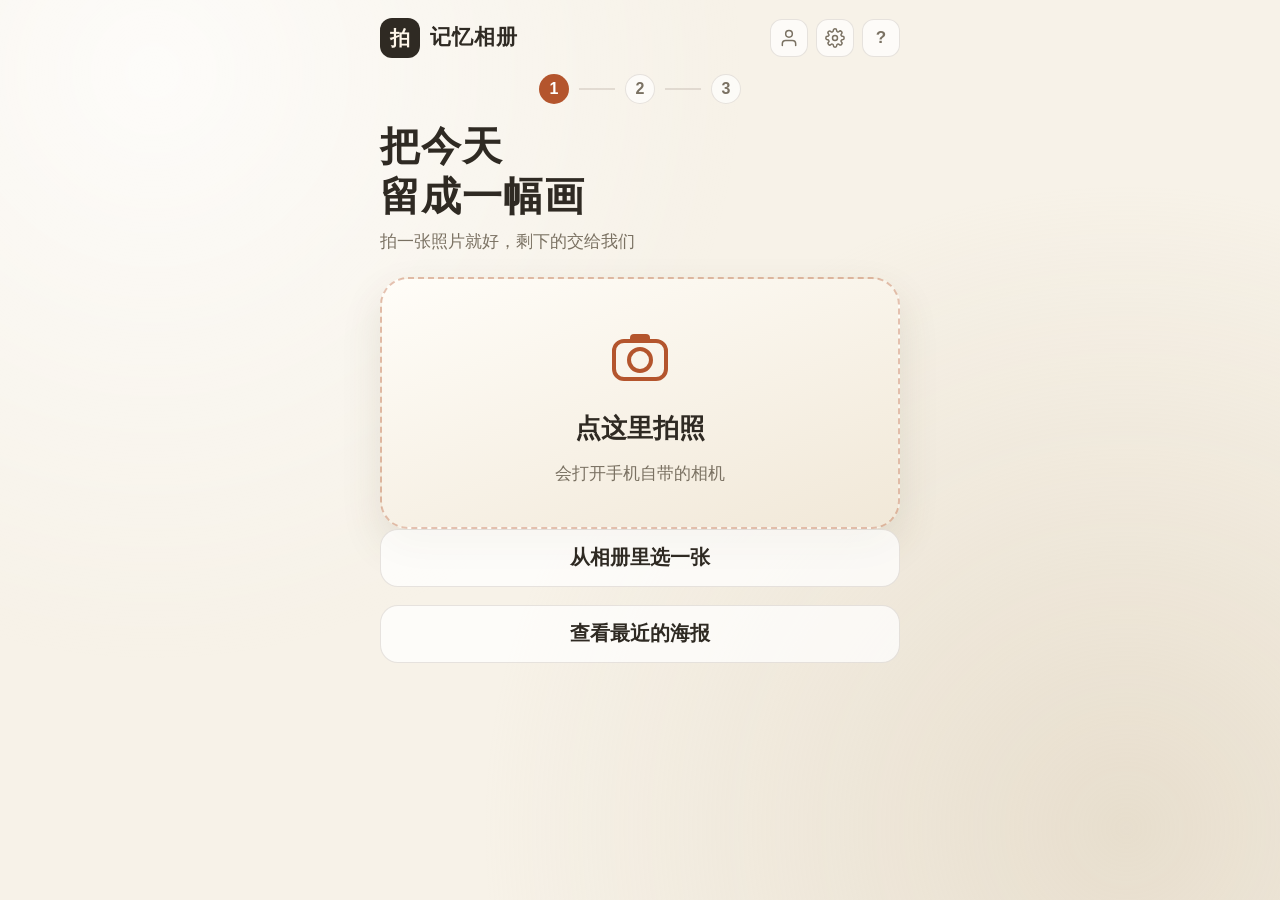
<file: index.html>
<!DOCTYPE html>
<html lang="zh-CN">
<head>
  <meta charset="utf-8">
  <meta name="viewport" content="width=device-width, initial-scale=1, viewport-fit=cover">
  <meta name="theme-color" content="#F7F2E8">
  <meta name="description" content="记忆相册 · 随手拍一张照片，选一种风格，生成一张带家人留言的纪念海报。">
  <title>记忆相册 · 把今天留成一幅画</title>
  <link rel="stylesheet" href="style.css?v=20261113g">
</head>
<body>
  <main class="app">
    <header class="top">
      <a class="brand" href="./">
        <span class="brand-mark">拍</span>
        <span class="brand-text">记忆相册</span>
      </a>
      <div class="top-actions">
        <button class="icon-btn" id="user-btn" type="button" aria-label="我的身份">
          <svg viewBox="0 0 24 24" width="20" height="20" fill="none" stroke="currentColor" stroke-width="1.8" stroke-linecap="round" stroke-linejoin="round" aria-hidden="true">
            <path d="M20 21v-2a4 4 0 0 0-4-4H8a4 4 0 0 0-4 4v2"></path>
            <circle cx="12" cy="7" r="4"></circle>
          </svg>
        </button>
        <button class="icon-btn" id="family-btn" type="button" aria-label="家人昵称设置">
          <svg viewBox="0 0 24 24" width="20" height="20" fill="none" stroke="currentColor" stroke-width="1.8" stroke-linecap="round" stroke-linejoin="round" aria-hidden="true">
            <circle cx="12" cy="12" r="3"></circle>
            <path d="M19.4 15a1.65 1.65 0 0 0 .33 1.82l.06.06a2 2 0 0 1-2.83 2.83l-.06-.06a1.65 1.65 0 0 0-1.82-.33 1.65 1.65 0 0 0-1 1.51V21a2 2 0 0 1-4 0v-.09A1.65 1.65 0 0 0 9 19.4a1.65 1.65 0 0 0-1.82.33l-.06.06a2 2 0 0 1-2.83-2.83l.06-.06A1.65 1.65 0 0 0 4.6 15a1.65 1.65 0 0 0-1.51-1H3a2 2 0 0 1 0-4h.09A1.65 1.65 0 0 0 4.6 9a1.65 1.65 0 0 0-.33-1.82l-.06-.06a2 2 0 0 1 2.83-2.83l.06.06A1.65 1.65 0 0 0 9 4.6 1.65 1.65 0 0 0 10 3.09V3a2 2 0 0 1 4 0v.09a1.65 1.65 0 0 0 1 1.51 1.65 1.65 0 0 0 1.82-.33l.06-.06a2 2 0 0 1 2.83 2.83l-.06.06A1.65 1.65 0 0 0 19.4 9a1.65 1.65 0 0 0 1.51 1H21a2 2 0 0 1 0 4h-.09a1.65 1.65 0 0 0-1.51 1z"></path>
          </svg>
        </button>
        <button class="icon-btn" id="help-btn" type="button" aria-label="使用帮助">?</button>
      </div>
    </header>

    <div class="steps" aria-hidden="true">
      <span class="step-dot active" data-step="1">1</span>
      <span class="step-line"></span>
      <span class="step-dot" data-step="2">2</span>
      <span class="step-line"></span>
      <span class="step-dot" data-step="3">3</span>
    </div>

    <!-- 第一步：拍照 -->
    <section class="panel active" id="panel-1">
      <h1 class="hero-title">把今天<br>留成一幅画</h1>
      <p class="hero-sub">拍一张照片就好，剩下的交给我们</p>

      <label class="camera-card" for="camera-input">
        <span class="camera-icon" aria-hidden="true">
          <svg viewBox="0 0 64 64" width="64" height="64"><rect x="6" y="16" width="52" height="38" rx="10" fill="none" stroke="currentColor" stroke-width="4"/><circle cx="32" cy="35" r="11" fill="none" stroke="currentColor" stroke-width="4"/><rect x="22" y="9" width="20" height="9" rx="4" fill="currentColor"/></svg>
        </span>
        <span class="camera-title">点这里拍照</span>
        <span class="camera-hint">会打开手机自带的相机</span>
      </label>
      <input id="camera-input" type="file" accept="image/*" capture="environment" hidden>
      <input id="album-input" type="file" accept="image/*" hidden>

      <button class="btn btn-ghost" id="album-btn" type="button">从相册里选一张</button>
      <button class="btn btn-ghost btn-big" id="gallery-btn" type="button">查看最近的海报</button>
    </section>

    <!-- 第二步：说一句 -->
    <section class="panel" id="panel-2">
      <h1 class="panel-title">说一句，<br>今天发生了什么？</h1>
      <p class="panel-sub">可以点话筒说话，也可以直接写一句</p>
      <img class="shot-preview" id="shot-preview" alt="刚拍的照片">
      <button class="btn btn-ghost retake-btn" id="retake-btn" type="button">
        <svg viewBox="0 0 24 24" width="18" height="18" fill="none" stroke="currentColor" stroke-width="2" stroke-linecap="round" stroke-linejoin="round" aria-hidden="true">
          <path d="M23 19a2 2 0 0 1-2 2H3a2 2 0 0 1-2-2V8a2 2 0 0 1 2-2h4l2-3h6l2 3h4a2 2 0 0 1 2 2z"></path>
          <circle cx="12" cy="13" r="4"></circle>
        </svg>
        重新选一张 / 重拍
      </button>
      <textarea id="story-input" rows="4" maxlength="200" placeholder="比如：今天去公园散步，玉兰花开了，心情特别好。"></textarea>
      <div class="voice-row">
        <button class="voice-btn" id="voice-btn" type="button">
          <svg viewBox="0 0 24 24" width="28" height="28" fill="none" stroke="currentColor" stroke-width="2" stroke-linecap="round" stroke-linejoin="round" aria-hidden="true">
            <rect x="9" y="3" width="6" height="11" rx="3"></rect>
            <path d="M5 11a7 7 0 0 0 14 0M12 18v3M8 21h8"></path>
          </svg>
          <span id="voice-label">按下说话，松开结束</span>
        </button>
        <p class="voice-tip" id="voice-tip">说完会自动变成文字，可以再改</p>
      </div>
      <div class="row">
        <button class="btn btn-ghost" id="skip-story" type="button">退回上一步</button>
        <button class="btn btn-primary" id="next-story" type="button">下一步</button>
      </div>
    </section>

    <!-- 第三步：选风格 -->
    <section class="panel" id="panel-3">
      <h1 class="panel-title">选一种喜欢的风格</h1>
      <p class="panel-sub">选好后点下面按钮，海报马上做好</p>
      <div class="styles" id="styles">
        <button class="style-card" type="button" data-style="文艺">
          <span class="style-swatch" aria-hidden="true">
            <svg viewBox="0 0 160 86" preserveAspectRatio="xMidYMid slice">
              <rect width="160" height="86" fill="#f6f1e6"/>
              <circle cx="124" cy="22" r="9" fill="#ead9b6"/>
              <path d="M0 64 L30 42 L52 60 L74 38 L98 62 L120 48 L160 66 V86 H0 Z" fill="#cdd3c0"/>
              <path d="M0 74 L34 58 L66 72 L98 56 L130 72 L160 62 V86 H0 Z" fill="#b3bba4" opacity="0.92"/>
              <path d="M30 80 C 44 60, 58 48, 78 40" stroke="#8a6f52" stroke-width="2.2" fill="none" stroke-linecap="round"/>
              <path d="M56 52 C 62 48, 66 46, 72 45" stroke="#8a6f52" stroke-width="1.6" fill="none" stroke-linecap="round"/>
              <g fill="#e3a6a2">
                <circle cx="78" cy="40" r="3.2"/>
                <circle cx="70" cy="45" r="2.6"/>
                <circle cx="62" cy="52" r="2.2"/>
              </g>
              <g fill="#f2c9c4">
                <circle cx="75" cy="43" r="1.4"/>
                <circle cx="67" cy="47.5" r="1.2"/>
              </g>
            </svg>
          </span>
          <span class="style-name">文艺</span>
          <span class="style-desc">清淡 · 有诗意</span>
        </button>
        <button class="style-card" type="button" data-style="喜庆">
          <span class="style-swatch" aria-hidden="true">
            <svg viewBox="0 0 160 86" preserveAspectRatio="xMidYMid slice">
              <rect width="160" height="86" fill="#9c211b"/>
              <ellipse cx="80" cy="92" rx="110" ry="42" fill="#c0392b" opacity="0.75"/>
              <circle cx="26" cy="18" r="2" fill="#f4c969" opacity="0.85"/>
              <circle cx="134" cy="24" r="2" fill="#f4c969" opacity="0.85"/>
              <circle cx="40" cy="60" r="1.6" fill="#f4c969" opacity="0.6"/>
              <circle cx="122" cy="62" r="1.6" fill="#f4c969" opacity="0.6"/>
              <line x1="80" y1="6" x2="80" y2="18" stroke="#f4c969" stroke-width="2"/>
              <rect x="73" y="16" width="14" height="6" rx="2" fill="#f4c969"/>
              <ellipse cx="80" cy="42" rx="21" ry="23" fill="#e14b31" stroke="#f4c969" stroke-width="2"/>
              <path d="M62 34 H98 M60 42 H100 M62 50 H98" stroke="#f4c969" stroke-width="1.3" opacity="0.8"/>
              <rect x="73" y="63" width="14" height="5" rx="2" fill="#f4c969"/>
              <path d="M75 68 L73 79 M80 68 L80 82 M85 68 L87 79" stroke="#f4c969" stroke-width="1.6" stroke-linecap="round"/>
            </svg>
          </span>
          <span class="style-name">喜庆</span>
          <span class="style-desc">热闹 · 吉利</span>
        </button>
        <button class="style-card" type="button" data-style="美丽">
          <span class="style-swatch" aria-hidden="true">
            <svg viewBox="0 0 160 86" preserveAspectRatio="xMidYMid slice">
              <rect width="160" height="86" fill="#fdecec"/>
              <rect y="62" width="160" height="24" fill="#e7d3e2" opacity="0.5"/>
              <path d="M52 84 C 55 66, 59 54, 66 44" stroke="#9fb28a" stroke-width="2" fill="none" stroke-linecap="round"/>
              <path d="M80 84 C 80 66, 81 52, 83 40" stroke="#9fb28a" stroke-width="2" fill="none" stroke-linecap="round"/>
              <path d="M108 84 C 104 68, 99 58, 93 48" stroke="#9fb28a" stroke-width="2" fill="none" stroke-linecap="round"/>
              <path d="M62 66 C 56 62, 52 62, 48 64" stroke="#9fb28a" stroke-width="1.6" fill="none"/>
              <path d="M98 62 C 104 58, 108 58, 112 60" stroke="#9fb28a" stroke-width="1.6" fill="none"/>
              <g transform="translate(66 40)">
                <circle cx="0" cy="-6.5" r="5.5" fill="#f2a6b3"/><circle cx="6.5" cy="-1" r="5.5" fill="#eda0ad"/><circle cx="4" cy="6" r="5.5" fill="#f2a6b3"/><circle cx="-4" cy="6" r="5.5" fill="#eda0ad"/><circle cx="-6.5" cy="-1" r="5.5" fill="#f2a6b3"/><circle r="3.4" fill="#f7d774"/>
              </g>
              <g transform="translate(84 34)">
                <circle cx="0" cy="-5.5" r="4.8" fill="#f6b8c8"/><circle cx="5.5" cy="-1" r="4.8" fill="#f2a6b3"/><circle cx="3.5" cy="5" r="4.8" fill="#f6b8c8"/><circle cx="-3.5" cy="5" r="4.8" fill="#f2a6b3"/><circle cx="-5.5" cy="-1" r="4.8" fill="#f6b8c8"/><circle r="3" fill="#fff6e6"/>
              </g>
              <g transform="translate(94 46)">
                <circle cx="0" cy="-4.5" r="4" fill="#f3b8a6"/><circle cx="4.5" cy="0" r="4" fill="#eda0ad"/><circle cx="0" cy="4.5" r="4" fill="#f3b8a6"/><circle cx="-4.5" cy="0" r="4" fill="#eda0ad"/><circle r="2.6" fill="#f7d774"/>
              </g>
            </svg>
          </span>
          <span class="style-name">美丽</span>
          <span class="style-desc">明亮 · 温柔</span>
        </button>
        <button class="style-card" type="button" data-style="怀旧">
          <span class="style-swatch" aria-hidden="true">
            <svg viewBox="0 0 160 86" preserveAspectRatio="xMidYMid slice">
              <rect width="160" height="86" fill="#ecdfc8"/>
              <rect y="64" width="160" height="22" fill="#d9c6a6" opacity="0.55"/>
              <g transform="translate(46 16) rotate(-6)">
                <rect width="46" height="54" rx="2" fill="#f8f2e4" stroke="#c9b28c"/>
                <rect x="5" y="5" width="36" height="34" fill="#c8a878"/>
                <circle cx="16" cy="18" r="6" fill="#e5c795"/>
                <path d="M5 33 L17 24 L27 31 L41 18 L41 39 L5 39 Z" fill="#a98d63"/>
              </g>
              <g transform="translate(82 20) rotate(5)">
                <rect width="46" height="54" rx="2" fill="#f8f2e4" stroke="#c9b28c"/>
                <rect x="5" y="5" width="36" height="34" fill="#bfa171"/>
                <circle cx="31" cy="14" r="5" fill="#e5c795"/>
                <path d="M5 35 L15 27 L25 33 L41 20 L41 39 L5 39 Z" fill="#9c8158"/>
              </g>
            </svg>
          </span>
          <span class="style-name">怀旧</span>
          <span class="style-desc">老照片 · 回忆</span>
        </button>
      </div>
      <button class="btn btn-primary btn-big" id="generate-btn" type="button">生成我的海报</button>
    </section>

    <!-- 结果 -->
    <section class="panel" id="panel-result">
      <h1 class="panel-title center">海报做好啦</h1>
      <div class="poster-wrap">
        <img id="poster-img" alt="生成的纪念海报">
      </div>
      <p class="save-state" id="save-state"></p>
      <div class="actions result-actions">
        <div class="actions result-pair">
          <button class="btn btn-ghost" id="change-style" type="button">换一个风格</button>
          <button class="btn btn-ghost" id="random-style" type="button">随机风格</button>
        </div>
        <div class="actions result-pair">
          <button class="btn btn-ghost" id="change-copy" type="button">更换文案</button>
          <button class="btn btn-ghost" id="edit-copy" type="button">编辑文案</button>
        </div>
        <button class="btn btn-ghost" id="again" type="button">重新拍一张</button>
      </div>
      <p class="random-hint hidden" id="random-hint"></p>
      <div class="actions">
        <a class="btn btn-primary" id="download" download="记忆相册-海报.jpg">保存海报</a>
        <button class="btn btn-ghost hidden" id="share" type="button">分享给家人</button>
      </div>
      <div class="qr-card">
        <img id="qr-img" alt="留言页二维码">
        <div class="qr-info">
          <strong>分享海报，让家人扫码留言</strong>
          <p>家人的留言会自动出现在海报上</p>
          <a id="page-link" href="#" target="_blank" rel="noopener">打开留言页面</a>
        </div>
      </div>
      <p class="sync-note" id="sync-note">家人留言会自动出现在海报上</p>
    </section>

  </main>

  <!-- 生成中 -->
  <div class="loading hidden" id="loading">
    <div class="loading-card">
      <div class="pulse"><span></span><span></span><span></span></div>
      <p class="loading-text" id="loading-text">正在看看这张照片…</p>
      <p class="loading-tip">大概需要 5～10 秒，请稍等</p>
    </div>
  </div>

  <!-- 修改文案 -->
  <div class="modal hidden" id="copy-modal">
    <div class="modal-card">
      <h2>编辑海报文案</h2>
      <p class="modal-sub">这句话会显示在照片下面，最多 32 字；可以点话筒说，也可以直接改。</p>
      <label class="field-label" for="copy-input">主文案</label>
      <textarea id="copy-input" rows="3" maxlength="32" placeholder="写一句你想说的话"></textarea>
      <div class="voice-row">
        <button class="voice-btn" id="copy-voice" type="button">
          <svg viewBox="0 0 24 24" width="28" height="28" fill="none" stroke="currentColor" stroke-width="2" stroke-linecap="round" stroke-linejoin="round" aria-hidden="true">
            <rect x="9" y="3" width="6" height="11" rx="3"></rect>
            <path d="M5 11a7 7 0 0 0 14 0M12 18v3M8 21h8"></path>
          </svg>
          <span id="copy-voice-label">按下说话，松开结束</span>
        </button>
        <p class="voice-tip" id="copy-voice-tip">说完会自动变成文字，可以再改</p>
      </div>
      <div class="row">
        <button class="btn btn-ghost" id="copy-cancel" type="button">取消</button>
        <button class="btn btn-primary" id="copy-save" type="button">保存</button>
      </div>
    </div>
  </div>

  <!-- 最近的海报 -->
  <div class="modal hidden" id="gallery-modal">
    <div class="modal-card gallery-card">
      <button class="icon-btn gallery-close" id="gallery-close" type="button" aria-label="关闭">×</button>
      <div id="gallery-list-view">
        <h2>最近的海报</h2>
        <div class="gallery-grid" id="gallery-grid"></div>
        <p class="gallery-empty hidden" id="gallery-empty">还没有生成过海报，先做一张吧。</p>
      </div>
      <div class="hidden" id="gallery-detail-view">
        <button class="gallery-back" id="gallery-back" type="button">← 返回最近的海报</button>
        <h2 id="history-title">海报</h2>
        <div class="history-swipe" id="history-swipe">
          <img id="history-poster" alt="历史海报" draggable="false">
          <button class="swipe-arrow swipe-prev hidden" id="history-prev" type="button" aria-label="上一张">‹</button>
          <button class="swipe-arrow swipe-next hidden" id="history-next" type="button" aria-label="下一张">›</button>
        </div>
        <p class="swipe-hint" id="history-counter"></p>
        <div class="history-comments" id="history-comments"></div>
        <a class="btn btn-primary" id="history-page-link" target="_blank" rel="noopener">打开留言页</a>
      </div>
    </div>
  </div>

  <!-- 家人昵称 -->
  <div class="modal hidden" id="family-modal">
    <div class="modal-card">
      <h2>家人昵称</h2>
      <p class="modal-sub">第一个昵称是老人的称呼，家人留言时可以选自己的昵称。</p>
      <div class="family-list" id="family-list"></div>
      <div class="family-add">
        <input id="family-new-input" type="text" maxlength="12" placeholder="添加一个昵称，比如：小敏">
        <button class="btn btn-primary family-add-btn" id="family-add-btn" type="button">添加</button>
      </div>
      <div class="row">
        <button class="btn btn-ghost" id="family-cancel" type="button">关闭</button>
        <button class="btn btn-primary" id="family-save" type="button">保存</button>
      </div>
    </div>
  </div>

  <!-- 帮助 -->
  <div class="modal hidden" id="help-modal">
    <div class="modal-card">
      <h2>三步做一张海报</h2>
      <ol class="help-list">
        <li><strong>一拍</strong>：点大按钮，用手机相机拍一张。</li>
        <li><strong>一说</strong>：点话筒说话，会自动变成文字；也可以直接写或跳过。</li>
        <li><strong>一选</strong>：选文艺、喜庆、美丽、怀旧中的一种。</li>
      </ol>
      <p class="modal-sub">海报右下角有二维码，家人扫码就能留言。</p>
      <button class="btn btn-primary" id="help-close" type="button">知道了</button>
    </div>
  </div>

  <!-- 我的身份 -->
  <div class="modal hidden" id="user-modal">
    <div class="modal-card">
      <h2>我的身份</h2>
      <p class="modal-sub">这台设备的身份码用来区分不同人。换手机时可以导出身份再导入，就能看到同一个人的海报。</p>
      <label class="field-label">我的身份码</label>
      <div class="user-id-box">
        <code id="user-id-display"></code>
        <button class="btn btn-ghost user-id-copy" id="user-id-copy" type="button">复制</button>
      </div>
      <div class="row">
        <button class="btn btn-ghost" id="user-export" type="button">导出身份</button>
        <button class="btn btn-ghost" id="user-import" type="button">导入身份</button>
      </div>
      <label class="field-label hidden" id="user-import-label">粘贴身份码</label>
      <textarea id="user-import-input" rows="3" class="hidden" placeholder="粘贴从另一台设备导出的身份码"></textarea>
      <div class="row hidden" id="user-import-actions">
        <button class="btn btn-ghost" id="user-import-cancel" type="button">取消</button>
        <button class="btn btn-primary" id="user-import-confirm" type="button">确认导入</button>
      </div>
      <label class="field-label" style="margin-top:16px">后端服务器地址（默认已配置）</label>
      <p class="modal-sub">默认使用官方云端，生成的海报自动备份，家人扫码永久可见。也可以换成你自己的服务器；点「清除」则只用本机保存 + 临时通道。</p>
      <div class="row" style="align-items:center;gap:8px">
        <input id="backend-url" type="url" placeholder="https://ruiminlee.pythonanywhere.com" style="flex:1;min-width:0;font-size:15px;padding:10px">
        <button class="btn btn-ghost" id="backend-test" type="button">测试</button>
      </div>
      <div class="row">
        <button class="btn btn-primary" id="backend-save" type="button">保存后端地址</button>
        <button class="btn btn-ghost" id="backend-clear" type="button">清除</button>
      </div>
      <div class="user-danger-row">
        <button class="btn btn-ghost danger" id="user-reset" type="button">重置为新身份</button>
      </div>
      <button class="btn btn-ghost btn-big" id="user-close" type="button">关闭</button>
    </div>
  </div>

  <div class="toast" id="toast" role="status" aria-live="polite"></div>

  <script src="qrcode.js"></script>
  <script src="poster.js?v=20261113g"></script>
  <script src="sync.js?v=20261113g"></script>
  <script src="backend.js?v=20261113g"></script>
  <script src="voice.js?v=20261113g"></script>
  <script src="app.js?v=20261113g"></script>
</body>
</html>
</file>
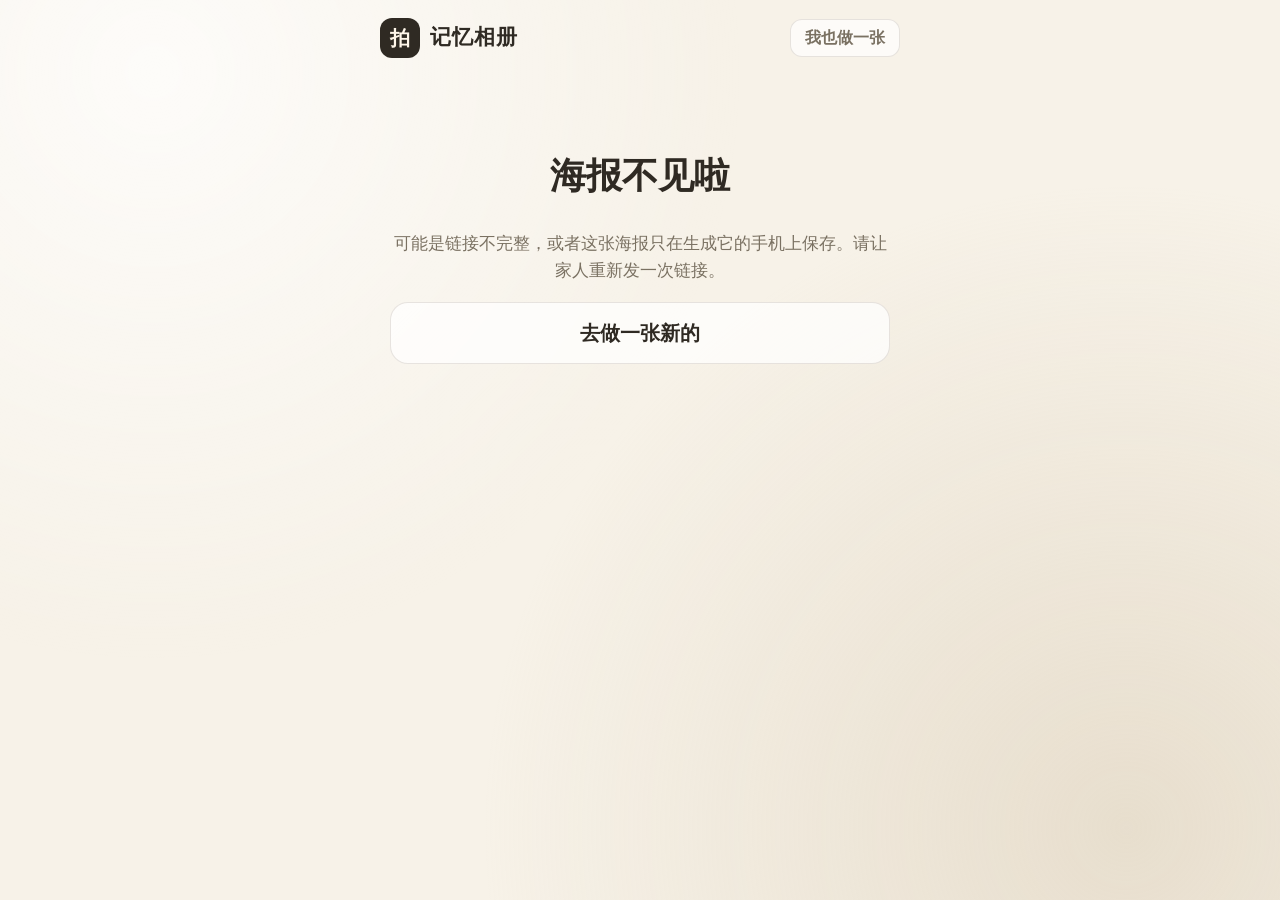
<file: view.html>
<!DOCTYPE html>
<html lang="zh-CN">
<head>
  <meta charset="utf-8">
  <meta name="viewport" content="width=device-width, initial-scale=1, viewport-fit=cover">
  <meta name="theme-color" content="#F7F2E8">
  <meta name="description" content="家人做了一张纪念海报，扫码给TA留句话吧。">
  <title>家人的留言 · 记忆相册</title>
  <link rel="stylesheet" href="style.css?v=20261113g">
</head>
<body class="viewer-body">
  <main class="app viewer">
    <header class="top">
      <a class="brand" href="./">
        <span class="brand-mark">拍</span>
        <span class="brand-text">记忆相册</span>
      </a>
      <a class="icon-btn wide" href="./">我也做一张</a>
    </header>

    <div class="view-loading" id="view-loading">
      <div class="spinner"></div>
      <p>正在打开海报…</p>
    </div>

    <div id="view-content" class="hidden">
      <div class="poster-wrap" id="poster-wrap">
        <img id="poster-img" alt="家人的纪念海报">
      </div>

      <p class="view-meta" id="view-meta"></p>
      <a class="btn btn-primary" id="download" download="记忆相册-海报.jpg">保存这张海报</a>

      <div class="text-card hidden" id="text-card">
        <p class="tc-date" id="tc-date"></p>
        <h1 id="tc-title"></h1>
        <p class="tc-caption" id="tc-caption"></p>
        <p class="tc-story" id="tc-story"></p>
        <p class="tc-blessing" id="tc-blessing"></p>
        <p class="tc-note">图片加载失败或已过期时，这里显示文字版故事；留言仍会同步。</p>
      </div>

      <section class="comments-card">
        <div class="comments-head">
          <h2>家人的留言</h2>
          <span class="comments-count" id="comments-count"></span>
        </div>
        <p class="comments-intro" id="comments-intro">写下想对TA说的话，留言会同步到老人的海报上。</p>
        <div class="comment-list" id="comment-list"></div>

        <form class="comment-form" id="comment-form">
          <label class="field-label" for="comment-name-select">您的称呼</label>
          <select id="comment-name-select" class="comment-name-select">
            <!-- 家人昵称由 JS 填充 -->
          </select>
          <input id="comment-name-other" type="text" maxlength="12" autocomplete="nickname" placeholder="输入您的昵称" class="comment-name-other hidden">
          <input id="comment-name" type="hidden" name="name">
          <label class="field-label" for="comment-content">想说的话</label>
          <textarea id="comment-content" name="content" maxlength="200" rows="4" placeholder="比如：奶奶笑得真好看，周末回家看您。"></textarea>
          <div class="voice-row">
            <button class="voice-btn" id="comment-voice" type="button">
              <svg viewBox="0 0 24 24" width="26" height="26" fill="none" stroke="currentColor" stroke-width="2" stroke-linecap="round" stroke-linejoin="round" aria-hidden="true">
                <rect x="9" y="3" width="6" height="11" rx="3"></rect>
                <path d="M5 11a7 7 0 0 0 14 0M12 18v3M8 21h8"></path>
              </svg>
              <span id="comment-voice-label">按下说话，松开结束</span>
            </button>
            <p class="voice-tip" id="comment-voice-tip">说的话会自动变成文字，可以再改</p>
          </div>
          <button class="btn btn-primary" id="comment-submit" type="submit">写下留言</button>
          <button class="btn btn-ghost hidden" id="copy-comment" type="button">复制留言发给家人</button>
          <p class="comment-tip" id="comment-tip">留言发送后，老人打开海报就能看到。</p>
        </form>
      </section>

      <footer class="footer">
        <p>这张海报只通过这个链接分享给家人。</p>
        <p class="tiny">记忆相册 · 把今天留成一幅画</p>
      </footer>
    </div>

    <div id="view-error" class="view-error hidden">
      <h1>海报不见啦</h1>
      <p>可能是链接不完整，或者这张海报只在生成它的手机上保存。请让家人重新发一次链接。</p>
      <a class="btn btn-ghost" href="./">去做一张新的</a>
    </div>
  </main>

  <div class="toast" id="toast" role="status" aria-live="polite"></div>
  <script src="qrcode.js"></script>
  <script src="poster.js?v=20261113g"></script>
  <script src="sync.js?v=20261113g"></script>
  <script src="backend.js?v=20261113g"></script>
  <script src="voice.js?v=20261113g"></script>
  <script src="view.js?v=20261113g"></script>
</body>
</html>
</file>
<file: style.css>
:root {
  --bg: #f7f2e8;
  --paper: #fffdf8;
  --ink: #2f2a23;
  --soft: #7a7162;
  --line: rgba(90, 76, 58, 0.14);
  --accent: #b4552d;
  --accent-deep: #8f3f20;
  --green: #5b7a5e;
  --shadow: 0 18px 40px rgba(91, 72, 45, 0.12);
}

* { box-sizing: border-box; -webkit-tap-highlight-color: transparent; }

html, body {
  margin: 0;
  padding: 0;
  background: var(--bg);
  color: var(--ink);
  font-family: "Noto Sans SC", "PingFang SC", "Hiragino Sans GB", "Microsoft YaHei", sans-serif;
  font-size: 18px;
  line-height: 1.6;
}

body::before {
  content: "";
  position: fixed;
  inset: 0;
  pointer-events: none;
  background:
    radial-gradient(circle at 12% 8%, rgba(255, 255, 255, 0.75), transparent 42%),
    radial-gradient(circle at 88% 92%, rgba(219, 206, 184, 0.55), transparent 46%);
  z-index: 0;
}

.hidden { display: none !important; }

.app {
  position: relative;
  z-index: 1;
  max-width: 560px;
  margin: 0 auto;
  padding: 18px 20px calc(28px + env(safe-area-inset-bottom));
}

/* 顶部 */
.top {
  display: flex;
  align-items: center;
  justify-content: space-between;
  gap: 12px;
  margin-bottom: 16px;
}

.brand {
  display: inline-flex;
  align-items: center;
  gap: 10px;
  text-decoration: none;
  color: var(--ink);
}

.brand-mark {
  width: 40px;
  height: 40px;
  display: grid;
  place-items: center;
  border-radius: 12px;
  background: var(--ink);
  color: #fff7ea;
  font-size: 20px;
  font-weight: 700;
  font-family: "Noto Serif SC", "Songti SC", serif;
}

.brand-text {
  font-size: 21px;
  font-weight: 700;
  font-family: "Noto Serif SC", "Songti SC", serif;
  letter-spacing: 1px;
}

.top-actions { display: flex; gap: 8px; }

.icon-btn {
  border: 1px solid var(--line);
  background: rgba(255, 255, 255, 0.7);
  color: var(--soft);
  width: 38px;
  height: 38px;
  border-radius: 12px;
  font-size: 17px;
  font-weight: 700;
  cursor: pointer;
  display: grid;
  place-items: center;
  text-decoration: none;
}

.icon-btn.wide { width: auto; padding: 0 14px; font-size: 16px; }

/* 步骤 */
.steps {
  display: flex;
  align-items: center;
  justify-content: center;
  gap: 10px;
  margin: 6px 0 18px;
}

.step-dot {
  width: 30px;
  height: 30px;
  border-radius: 50%;
  display: grid;
  place-items: center;
  font-size: 16px;
  font-weight: 700;
  color: var(--soft);
  background: rgba(255, 255, 255, 0.65);
  border: 1px solid var(--line);
}

.step-dot.active { background: var(--accent); color: #fff; border-color: transparent; }

.step-line { width: 36px; height: 2px; background: var(--line); }

/* 面板 */
.panel { display: none; animation: fade 0.28s ease; }
.panel.active { display: block; }

@keyframes fade {
  from { opacity: 0; transform: translateY(8px); }
  to { opacity: 1; transform: none; }
}

.hero-title {
  margin: 14px 0 6px;
  font-size: 40px;
  line-height: 1.25;
  font-family: "Noto Serif SC", "Songti SC", serif;
  letter-spacing: 1px;
}

.hero-sub, .panel-sub {
  margin: 0 0 22px;
  color: var(--soft);
  font-size: 17px;
}

.panel-title {
  margin: 8px 0 4px;
  font-size: 30px;
  line-height: 1.35;
  font-family: "Noto Serif SC", "Songti SC", serif;
}

.panel-title.center { text-align: center; }

/* 拍照卡片 */
.camera-card {
  display: flex;
  flex-direction: column;
  align-items: center;
  gap: 10px;
  padding: 46px 20px 40px;
  border-radius: 28px;
  background: linear-gradient(160deg, #fffdf8, #f1e8d8);
  border: 2px dashed rgba(180, 85, 45, 0.35);
  box-shadow: var(--shadow);
  cursor: pointer;
  text-align: center;
  transition: transform 0.15s ease;
}

.camera-card:active { transform: scale(0.985); }

.camera-icon { color: var(--accent); }

.camera-title { font-size: 26px; font-weight: 700; }

.camera-hint { color: var(--soft); font-size: 17px; }

.shot-preview {
  width: 100%;
  max-height: 320px;
  object-fit: cover;
  border-radius: 20px;
  box-shadow: var(--shadow);
  margin-bottom: 10px;
  background: #e7e0d3;
}

.retake-btn {
  display: inline-flex;
  align-items: center;
  justify-content: center;
  gap: 6px;
  width: auto;
  min-height: 44px;
  padding: 10px 16px;
  margin-bottom: 14px;
  font-size: 17px;
  border-radius: 14px;
  background: rgba(255, 255, 255, 0.6);
}

/* 按钮 */
.btn {
  display: flex;
  align-items: center;
  justify-content: center;
  width: 100%;
  min-height: 58px;
  padding: 14px 20px;
  border: none;
  border-radius: 18px;
  font-family: inherit;
  font-size: 20px;
  font-weight: 700;
  text-decoration: none;
  cursor: pointer;
  transition: transform 0.15s ease, opacity 0.15s ease;
}

.btn:active { transform: scale(0.985); opacity: 0.92; }

.btn-primary {
  background: linear-gradient(135deg, var(--accent), var(--accent-deep));
  color: #fff8ee;
  box-shadow: 0 14px 26px rgba(180, 85, 45, 0.28);
}

.btn-ghost {
  background: rgba(255, 255, 255, 0.72);
  color: var(--ink);
  border: 1px solid var(--line);
}

.btn-big { margin-top: 18px; }

.row { display: flex; gap: 12px; margin-top: 16px; }
.row .btn { flex: 1; }

/* 文字输入 */
textarea, input[type="text"], input[type="password"] {
  width: 100%;
  border: 1px solid var(--line);
  border-radius: 18px;
  background: rgba(255, 255, 255, 0.82);
  padding: 16px 16px;
  font-family: inherit;
  font-size: 18px;
  line-height: 1.6;
  color: var(--ink);
  outline: none;
  resize: vertical;
}

textarea:focus, input:focus { border-color: rgba(180, 85, 45, 0.55); }

/* 语音输入 */
.voice-row {
  display: flex;
  flex-direction: column;
  gap: 8px;
  margin-top: 12px;
}

.voice-btn {
  display: flex;
  align-items: center;
  justify-content: center;
  gap: 10px;
  width: 100%;
  padding: 14px 18px;
  border-radius: 18px;
  border: 2px dashed rgba(180, 85, 45, 0.38);
  background: rgba(255, 255, 255, 0.72);
  color: var(--accent-deep);
  font-family: inherit;
  font-size: 18px;
  font-weight: 700;
  cursor: pointer;
}

.voice-btn:disabled {
  opacity: 0.55;
  cursor: not-allowed;
}

.voice-btn.recording {
  border-style: solid;
  border-color: #b4552d;
  background: #b4552d;
  color: #fff8ee;
  animation: voicePulse 1.2s infinite;
}

.voice-btn.starting {
  border-style: solid;
  border-color: #d08a3c;
  background: #f0c987;
  color: #5a3a2e;
  animation: voicePulse 1.6s infinite;
}

.voice-btn.keyboard-mode {
  border-style: solid;
  border-color: rgba(180, 85, 45, 0.5);
  background: #fffaf1;
  color: #7a4a32;
}

.voice-btn svg { flex: none; }

.voice-keyboard {
  align-self: stretch;
  min-height: 46px;
  padding: 10px 14px;
  border: 1px dashed rgba(180, 85, 45, 0.45);
  border-radius: 12px;
  background: #fffaf1;
  color: var(--accent);
  font-size: 17px;
  font-weight: 600;
  cursor: pointer;
}

.voice-tip {
  margin: 0;
  text-align: center;
  font-size: 16px;
  line-height: 1.5;
  color: var(--soft);
}

.voice-tip.error {
  color: #a8432a;
  font-weight: 600;
}

.voice-keyboard.attention {
  border-color: #b4552d;
  background: #ffe9d6;
  animation: voicePulse 1.6s infinite;
}

@keyframes voicePulse {
  0%, 100% { box-shadow: 0 0 0 0 rgba(180, 85, 45, 0.3); }
  50% { box-shadow: 0 0 0 9px rgba(180, 85, 45, 0); }
}

/* 风格 */
.styles {
  display: grid;
  grid-template-columns: 1fr 1fr;
  gap: 14px;
  margin-bottom: 6px;
}

.style-card {
  display: flex;
  flex-direction: column;
  align-items: flex-start;
  gap: 2px;
  padding: 10px 10px 14px;
  border-radius: 22px;
  border: 2px solid transparent;
  background: rgba(255, 255, 255, 0.72);
  box-shadow: 0 8px 22px rgba(91, 72, 45, 0.08);
  cursor: pointer;
  font-family: inherit;
  text-align: left;
}

.style-card.selected {
  border-color: var(--accent);
  box-shadow: 0 12px 28px rgba(180, 85, 45, 0.2);
}

.style-swatch {
  width: 100%;
  height: 86px;
  border-radius: 14px;
  margin-bottom: 8px;
  overflow: hidden;
  box-shadow: inset 0 0 0 1px rgba(90, 60, 30, 0.08);
}

.style-swatch svg { display: block; width: 100%; height: 100%; }

.style-name { font-size: 20px; font-weight: 700; padding-left: 4px; }
.style-desc { font-size: 16px; color: var(--soft); padding-left: 4px; }

.ai-hint {
  margin: 14px 2px 0;
  font-size: 16px;
  color: var(--soft);
  text-align: center;
}

/* 结果 */
.poster-wrap {
  margin: 16px 0 18px;
  border-radius: 22px;
  overflow: hidden;
  box-shadow: 0 26px 50px rgba(70, 50, 28, 0.22);
  background: #fff;
}

.poster-wrap img { display: block; width: 100%; height: auto; }

.insight {
  background: rgba(255, 255, 255, 0.78);
  border: 1px solid var(--line);
  border-radius: 18px;
  padding: 14px 16px;
  margin-bottom: 16px;
  font-size: 17px;
}

.insight-head { font-weight: 700; color: var(--accent-deep); margin-bottom: 6px; }
.insight p { margin: 4px 0; color: var(--soft); }
.insight p span { color: var(--ink); font-weight: 700; margin-right: 8px; }
.insight b {
  display: inline-block;
  margin: 2px 6px 2px 0;
  padding: 2px 9px;
  border-radius: 999px;
  background: rgba(91, 122, 94, 0.12);
  color: var(--green);
  font-weight: 600;
}

.actions { display: flex; gap: 12px; }
.actions .btn { flex: 1; }
.result-actions { margin-top: 18px; flex-direction: column; }
.result-pair { width: 100%; }
.random-hint {
  margin: 8px 0 0;
  text-align: center;
  font-size: 16px;
  line-height: 1.5;
  color: var(--soft);
}

.qr-card {
  display: flex;
  align-items: center;
  gap: 16px;
  margin: 18px 0;
  padding: 16px;
  border-radius: 22px;
  background: rgba(255, 255, 255, 0.8);
  border: 1px solid var(--line);
}

.qr-card img { width: 128px; height: 128px; border-radius: 12px; background: #fff; }

.qr-info strong { font-size: 17px; }
.qr-info p { margin: 4px 0 8px; font-size: 16px; color: var(--soft); }
.qr-info a { color: var(--accent-deep); font-size: 16px; font-weight: 700; }

.sync-note {
  margin: -4px 0 6px;
  text-align: center;
  font-size: 16px;
  color: var(--soft);
}

/* 云端保存状态 */
.save-state {
  margin: 10px 0 4px;
  text-align: center;
  font-size: 17px;
  line-height: 1.5;
  color: var(--soft);
  min-height: 26px;
}

.save-state.ok {
  color: #3f7d58;
}

.save-state.warn {
  color: #b5703a;
}

/* 页脚 */
.footer {
  margin-top: 30px;
  text-align: center;
  color: var(--soft);
  font-size: 16px;
}

.footer p { margin: 4px 0; }
.footer .tiny { opacity: 0.75; font-size: 14px; }

/* 加载 */
.loading {
  position: fixed;
  inset: 0;
  z-index: 50;
  display: grid;
  place-items: center;
  background: rgba(247, 242, 232, 0.9);
  backdrop-filter: blur(5px);
}

.loading-card {
  width: min(86%, 340px);
  padding: 30px 24px;
  border-radius: 26px;
  background: var(--paper);
  box-shadow: var(--shadow);
  text-align: center;
}

.pulse { display: flex; justify-content: center; gap: 9px; margin-bottom: 18px; }

.pulse span {
  width: 12px;
  height: 12px;
  border-radius: 50%;
  background: var(--accent);
  animation: pulse 1.2s infinite ease-in-out;
}

.pulse span:nth-child(2) { animation-delay: 0.18s; }
.pulse span:nth-child(3) { animation-delay: 0.36s; }

@keyframes pulse {
  0%, 100% { transform: translateY(0); opacity: 0.45; }
  50% { transform: translateY(-8px); opacity: 1; }
}

.loading-text { margin: 0 0 6px; font-size: 19px; font-weight: 700; }
.loading-tip { margin: 0; color: var(--soft); font-size: 16px; }

/* 弹窗 */
.modal {
  position: fixed;
  inset: 0;
  z-index: 60;
  display: grid;
  place-items: center;
  padding: 20px;
  background: rgba(35, 28, 20, 0.45);
  backdrop-filter: blur(3px);
}

.modal-card {
  width: min(100%, 420px);
  max-height: 86vh;
  overflow: auto;
  padding: 24px 22px;
  border-radius: 26px;
  background: var(--paper);
  box-shadow: var(--shadow);
}

.modal-card h2 {
  margin: 0 0 6px;
  font-size: 23px;
  font-family: "Noto Serif SC", "Songti SC", serif;
}

.modal-sub { margin: 0 0 16px; color: var(--soft); font-size: 16px; }

/* 最近的海报 */
.gallery-card { width: min(100%, 520px); position: relative; }
.gallery-close { position: absolute; top: 14px; right: 14px; z-index: 2; }
.gallery-grid { display: grid; grid-template-columns: repeat(2, minmax(0, 1fr)); gap: 12px; }
.gallery-item {
  display: block;
  width: 100%;
  padding: 0;
  border: 1px solid var(--line);
  border-radius: 16px;
  overflow: hidden;
  background: rgba(255, 255, 255, 0.75);
  text-align: left;
  cursor: pointer;
}
.gallery-thumb { display: block; width: 100%; aspect-ratio: 1080 / 1820; background: #e9e2d5; object-fit: cover; }
.gallery-meta { display: block; padding: 8px 10px 10px; }
.gallery-meta strong { display: block; font-size: 16px; color: var(--ink); }
.gallery-meta small { display: block; margin-top: 2px; font-size: 14px; color: var(--soft); }
.gallery-empty { margin: 18px 0 4px; color: var(--soft); font-size: 16px; text-align: center; }
.gallery-back {
  border: 0;
  background: none;
  color: var(--accent-deep);
  font: inherit;
  font-size: 16px;
  padding: 0 0 10px;
  cursor: pointer;
}
#history-poster { display: block; width: 100%; border-radius: 16px; box-shadow: 0 16px 32px rgba(70, 50, 28, 0.18); transition: opacity 0.18s ease; }
.history-swipe { position: relative; touch-action: pan-y; }
.swipe-arrow {
  position: absolute;
  top: 50%;
  transform: translateY(-50%);
  width: 54px;
  height: 54px;
  border: 0;
  border-radius: 50%;
  background: rgba(255, 255, 255, 0.88);
  color: var(--accent-deep);
  font-size: 34px;
  line-height: 1;
  padding: 0 0 6px;
  box-shadow: 0 6px 16px rgba(70, 50, 28, 0.2);
  cursor: pointer;
  z-index: 2;
}
.swipe-arrow.swipe-prev { left: 8px; }
.swipe-arrow.swipe-next { right: 8px; }
.swipe-arrow:active { background: #fff; transform: translateY(-50%) scale(0.94); }
.swipe-hint {
  margin: 12px 0 0;
  text-align: center;
  font-size: 17px;
  color: var(--soft);
}
.history-comments { margin: 14px 0; }
.history-comments h3 { margin: 0 0 8px; font-size: 17px; }
.history-comment { margin-bottom: 8px; padding: 10px 12px; border: 1px solid var(--line); border-radius: 14px; background: rgba(255, 255, 255, 0.72); }
.history-comment strong { display: block; font-size: 16px; color: var(--accent-deep); }
.history-comment p { margin: 4px 0; font-size: 16px; line-height: 1.6; color: var(--ink); }
.history-comment span { font-size: 14px; color: var(--soft); }
#history-page-link { display: block; text-align: center; }

.field-label {
  display: block;
  margin: 12px 0 6px;
  font-size: 16px;
  font-weight: 700;
  color: var(--soft);
}

.field-tip { margin: 8px 0 0; font-size: 14px; color: var(--soft); }

.help-list { margin: 10px 0 14px; padding-left: 22px; }
.help-list li { margin: 8px 0; }

/* 家人昵称列表 */
.family-list {
  display: flex;
  flex-direction: column;
  gap: 10px;
  margin-bottom: 14px;
}

.family-item {
  display: flex;
  align-items: center;
  gap: 8px;
  padding: 12px 12px;
  border: 1px solid var(--line);
  border-radius: 14px;
  background: rgba(255, 255, 255, 0.8);
  min-height: 54px;
}

.family-item.first {
  border-color: rgba(180, 85, 45, 0.35);
  background: rgba(255, 245, 232, 0.9);
}

.family-item.first::before {
  content: "老人";
  flex: none;
  font-size: 14px;
  font-weight: 700;
  color: #fff;
  background: var(--accent);
  padding: 4px 10px;
  border-radius: 8px;
  white-space: nowrap;
}

.family-item .family-name {
  flex: 1;
  border: 1px solid rgba(90, 76, 58, 0.18);
  background: #fff;
  font: inherit;
  font-size: 17px;
  color: var(--ink);
  padding: 10px 14px;
  border-radius: 10px;
  min-height: 40px;
  width: 0; /* 让 flex:1 生效 */
}

.family-item .family-name:focus {
  border-color: var(--accent);
  outline: 2px solid rgba(180, 85, 45, 0.25);
}

.family-item .family-actions {
  display: flex;
  gap: 4px;
  flex: none;
}

.family-item .family-actions button {
  width: 36px;
  height: 36px;
  border: 1px solid var(--line);
  background: rgba(255, 255, 255, 0.7);
  border-radius: 10px;
  font-size: 17px;
  cursor: pointer;
  display: grid;
  place-items: center;
  color: var(--soft);
}

.family-item .family-actions button:hover { color: var(--ink); }
.family-item .family-actions button:disabled { opacity: 0.3; cursor: not-allowed; }

.family-add {
  display: flex;
  gap: 10px;
  align-items: stretch;
  margin-bottom: 4px;
}

.family-add input[type="text"] {
  flex: 1 1 auto;
  width: auto;
  min-width: 0;
  font-size: 17px;
  padding: 14px 16px;
  min-height: 54px;
}

.family-add .btn.family-add-btn {
  flex: 0 0 auto;
  width: auto;
  max-width: none;
  min-width: 80px;
  padding: 14px 18px;
  min-height: 54px;
  font-size: 16px;
  font-weight: 700;
  border-radius: 14px;
}

/* 我的身份 */
.user-id-box {
  display: flex;
  align-items: center;
  gap: 8px;
  padding: 12px 14px;
  border: 1px solid var(--line);
  border-radius: 14px;
  background: #faf6ef;
  margin-bottom: 12px;
}
.user-id-box code {
  flex: 1;
  font-family: "Courier New", monospace;
  font-size: 16px;
  color: var(--ink);
  word-break: break-all;
  line-height: 1.5;
}
.user-id-copy {
  flex: none;
  padding: 6px 14px;
  min-height: 36px;
  font-size: 16px;
  width: auto;
  border-radius: 10px;
}
.user-danger-row { margin-top: 12px; }
.btn.danger {
  color: #a8432a;
  border-color: rgba(168, 67, 42, 0.3);
  background: rgba(168, 67, 42, 0.08);
  font-size: 16px;
}

/* 轻提示 */
.toast {
  position: fixed;
  left: 50%;
  bottom: calc(30px + env(safe-area-inset-bottom));
  z-index: 80;
  transform: translate(-50%, 20px);
  max-width: 86%;
  padding: 12px 18px;
  border-radius: 999px;
  background: rgba(47, 42, 35, 0.92);
  color: #fff8ee;
  font-size: 17px;
  opacity: 0;
  pointer-events: none;
  transition: opacity 0.22s ease, transform 0.22s ease;
}

.toast.show { opacity: 1; transform: translate(-50%, 0); }

/* ---------------- 留言页 ---------------- */
.eyebrow {
  margin: 6px 0 14px;
  text-align: center;
  color: var(--soft);
  font-size: 16px;
  letter-spacing: 1px;
}

.view-meta {
  margin: -4px 0 14px;
  text-align: center;
  color: var(--soft);
  font-size: 16px;
}

.comments-card {
  margin-top: 22px;
  padding: 20px;
  border-radius: 24px;
  background: rgba(255, 255, 255, 0.82);
  border: 1px solid var(--line);
}

.comments-head {
  display: flex;
  align-items: baseline;
  justify-content: space-between;
}

.comments-head h2 {
  margin: 0;
  font-size: 21px;
  font-family: "Noto Serif SC", "Songti SC", serif;
}

.comments-count { color: var(--soft); font-size: 16px; }
.comments-intro { margin: 6px 0 14px; color: var(--soft); font-size: 16px; }

.comment-list { display: flex; flex-direction: column; gap: 10px; }

.comment-empty { color: var(--soft); font-size: 16px; margin: 4px 0 14px; }

.comment-item {
  padding: 12px 14px;
  border-radius: 16px;
  background: rgba(247, 242, 232, 0.85);
}

.comment-name { font-weight: 700; font-size: 16px; color: var(--accent-deep); }
.comment-text { font-size: 16px; margin-top: 2px; }

.comment-form { margin-top: 18px; }
.comment-form textarea { margin-bottom: 12px; }
.comment-tip { margin: 10px 0 0; color: var(--soft); font-size: 14px; text-align: center; }

.comment-name-select,
.comment-name-other {
  width: 100%;
  border: 1px solid var(--line);
  border-radius: 14px;
  background: rgba(255, 255, 255, 0.85);
  padding: 12px 14px;
  font-family: inherit;
  font-size: 17px;
  color: var(--ink);
  outline: none;
  margin-bottom: 10px;
  appearance: none;
  -webkit-appearance: none;
  background-image: url("data:image/svg+xml;charset=utf-8,%3Csvg xmlns='http://www.w3.org/2000/svg' width='14' height='8' viewBox='0 0 14 8'%3E%3Cpath d='M1 1l6 6 6-6' fill='none' stroke='%237a7162' stroke-width='1.8' stroke-linecap='round' stroke-linejoin='round'/%3E%3C/svg%3E");
  background-repeat: no-repeat;
  background-position: right 14px center;
  padding-right: 36px;
}

.comment-name-select:focus,
.comment-name-other:focus { border-color: rgba(180, 85, 45, 0.55); }

.comment-name-other {
  background-image: none;
  padding-right: 14px;
}

.comment-name-other.hidden { display: none; }

.view-loading {
  padding: 60px 0;
  text-align: center;
  color: var(--soft);
}

.spinner {
  width: 38px;
  height: 38px;
  margin: 0 auto 14px;
  border-radius: 50%;
  border: 3px solid rgba(180, 85, 45, 0.18);
  border-top-color: var(--accent);
  animation: spin 0.9s linear infinite;
}

@keyframes spin { to { transform: rotate(360deg); } }

.view-error { padding: 50px 10px; text-align: center; }
.view-error h1 { font-family: "Noto Serif SC", "Songti SC", serif; }
.view-error p { color: var(--soft); font-size: 17px; }
.view-error .btn { margin-top: 18px; }

/* 文字版故事卡 */
.text-card {
  margin: 18px 0;
  padding: 26px 24px;
  border-radius: 26px;
  background: linear-gradient(160deg, #f7f2e7, #e9e0cf);
  color: #3c3830;
  box-shadow: var(--shadow);
}

.text-card .tc-date { margin: 0 0 10px; font-size: 16px; opacity: 0.75; }

.text-card h1 {
  margin: 0 0 12px;
  font-size: 34px;
  line-height: 1.3;
  font-family: "Noto Serif SC", "Songti SC", serif;
  color: #6c7c69;
}

.text-card .tc-caption { font-size: 17px; margin: 0 0 12px; }
.text-card .tc-story { font-size: 16px; margin: 0 0 14px; opacity: 0.9; }
.text-card .tc-blessing {
  margin: 0;
  font-size: 17px;
  font-family: "Noto Serif SC", "Songti SC", serif;
  color: #6c7c69;
}

.text-card .tc-note {
  margin: 18px 0 0;
  padding-top: 14px;
  border-top: 1px solid rgba(90, 76, 58, 0.16);
  font-size: 14px;
  opacity: 0.7;
}

.text-card[data-style="喜庆"] {
  background: linear-gradient(160deg, #9b231e, #751614);
  color: #fff8e8;
}
.text-card[data-style="喜庆"] h1, .text-card[data-style="喜庆"] .tc-blessing { color: #f4c969; }

.text-card[data-style="美丽"] {
  background: linear-gradient(160deg, #fde7e7, #dbe5f5);
  color: #4a3e42;
}
.text-card[data-style="美丽"] h1, .text-card[data-style="美丽"] .tc-blessing { color: #be6c76; }

.text-card[data-style="怀旧"] {
  background: linear-gradient(160deg, #ebe0cc, #d5c6ae);
  color: #483929;
}
.text-card[data-style="怀旧"] h1, .text-card[data-style="怀旧"] .tc-blessing { color: #8b6846; }

@media (max-width: 380px) {
  .hero-title { font-size: 34px; }
  .panel-title { font-size: 26px; }
  .btn { font-size: 18px; }
}
</file>
